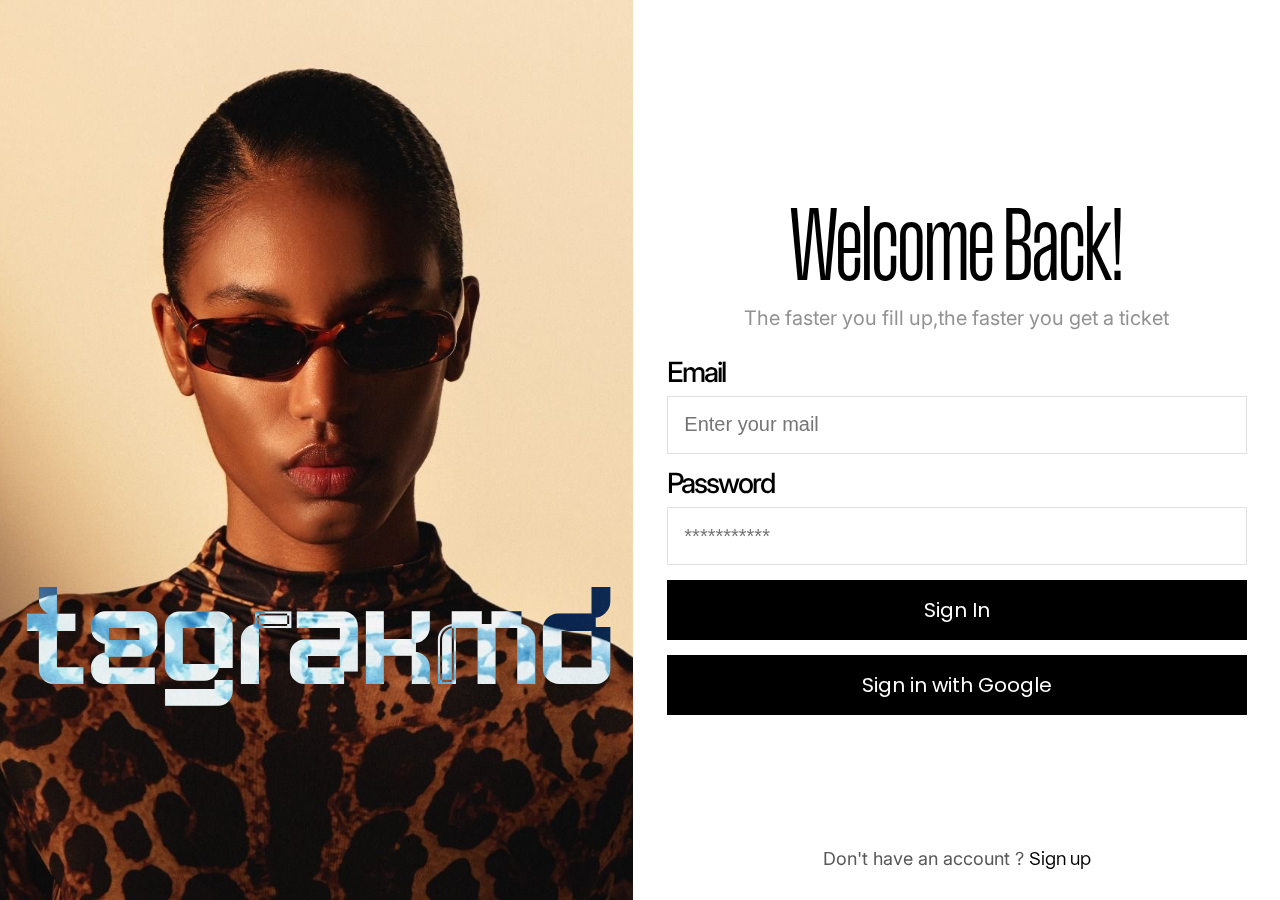
<file: index.html>
<!DOCTYPE html>
<html lang="en">
  <head>
    <meta charset="UTF-8" />
    <meta name="viewport" content="width=device-width, initial-scale=1.0" />
    <title>Formulaire</title>
    <!--  -->
    <link rel="stylesheet" href="./assets/css/main.css" />
  </head>
  <body>
    <!-- Container app-->
    <main class="app">
      <!-- Formulaire section -->
      <div class="formulaire">
        <!-- left party -->
        <div class="cover_form">
          <!-- logo and image container -->
          <div class="logo">tegrakmd</div>
        </div>
        <!-- right Party formulaire section or container-->
        <form action="">
          <!-- logo right party visible :: Mobile devise -->
          <h1 class="logo1">tegra</h1>
          <!-- header -->
          <div class="header_form">
            <!-- big title -->
            <h1>Welcome Back!</h1>
            <!-- some description -->
            <span>The faster you fill up,the faster you get a ticket</span>
          </div>
          <!-- labels and inputs party -->
          <div class="label_form">
            <!-- input Mail -->
            <div class="input_lab">
              <label for="">Email</label>
              <div class="input">
                <input
                  type="mail"
                  placeholder="Enter your mail"
                  class="connect-form" />
              </div>
            </div>
            <!-- input Password -->
            <div class="input_lab">
              <label for="">Password</label>
              <div class="input">
                <input
                  type="password"
                  placeholder="***********"
                  class="connect-form" />
              </div>
            </div>
            <!-- Sign Boutons -->
            <button>Sign In</button>
            <button>Sign in with Google</button>
          </div>
          <!-- Remenber Container link change direction{Sign in} -->
          <div class="remenber">
            <p>
              Don't have an account ? <a href="./src/inscript.html">Sign up</a>
            </p>
          </div>
        </form>
      </div>
    </main>
  </body>
</html>
</file>
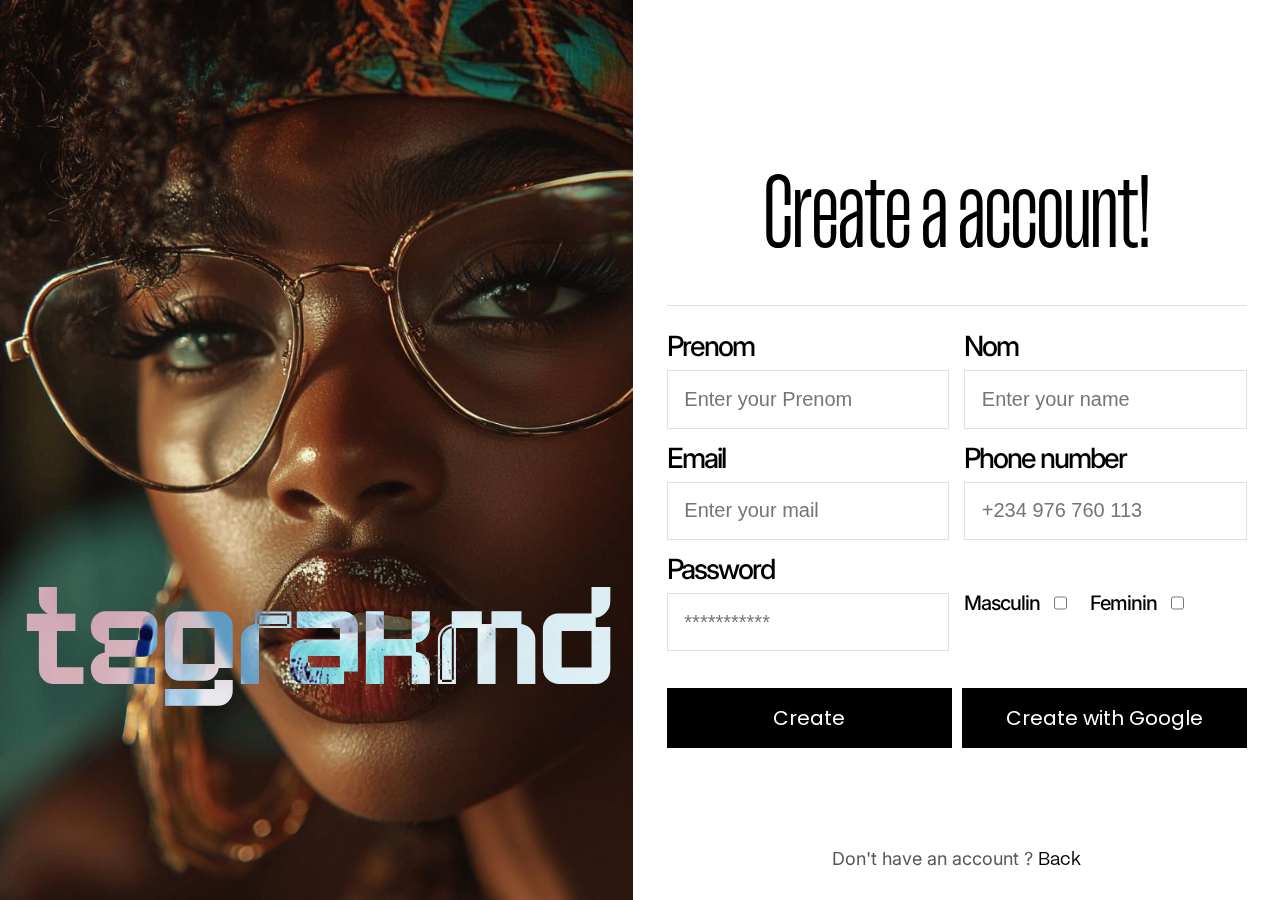
<file: src/inscript.html>
<!DOCTYPE html>
<html lang="en">
  <head>
    <meta charset="UTF-8" />
    <meta name="viewport" content="width=device-width, initial-scale=1.0" />
    <title>Inscription</title>
    <!--  -->
    <link rel="stylesheet" href="../assets/css/main.css" />
  </head>
  <body>
    <!--{SAME THINGS WITH A FIRST PAGE<Connexion>}  -->
    <main class="app">
      <div class="formulaire">
        <div class="cover_form insc">
          <div class="logo">tegrakmd</div>
        </div>
        <form action="" class="insc">
          <div class="header_form insc">
            <h1>Create a account!</h1>
          </div>
          <div class="label_form insc">
            <!-- input Prenon -->
            <div class="input_lab">
              <label for="">Prenom</label>
              <div class="input">
                <input
                  type="mail"
                  placeholder="Enter your Prenom"
                  class="connect-form" />
              </div>
            </div>
            <!-- input Nom -->
            <div class="input_lab">
              <label for="">Nom</label>
              <div class="input">
                <input
                  type="mail"
                  placeholder="Enter your name"
                  class="connect-form" />
              </div>
            </div>
            <!-- input Email -->
            <div class="input_lab">
              <label for="">Email</label>
              <div class="input">
                <input
                  type="mail"
                  placeholder="Enter your mail"
                  class="connect-form" />
              </div>
            </div>
            <!-- input Phone number -->
            <div class="input_lab">
              <label for="">Phone number</label>
              <div class="input">
                <input
                  type="number"
                  placeholder="+234 976 760 113"
                  class="connect-form" />
              </div>
            </div>
            <!-- Password -->
            <div class="input_lab">
              <label for="">Password</label>
              <div class="input">
                <input
                  type="password"
                  placeholder="***********"
                  class="connect-form" />
              </div>
            </div>
            <!-- Sex choices Container -->
            <div class="checkbox_box">
              <div class="checkbox">
                <label for="">Masculin</label>
                <input type="checkbox" />
              </div>
              <div class="checkbox">
                <label for="">Feminin</label>
                <input type="checkbox" />
              </div>
            </div>
          </div>
          <!-- Boutons container -->
          <div class="btns">
            <button>Create</button>
            <button>Create with Google</button>
          </div>
          <!--  -->
          <div class="remenber insc">
            <p>Don't have an account ? <a href="../index.html">Back</a></p>
          </div>
        </form>
      </div>
    </main>
  </body>
</html>
</file>
<file: assets/css/main.css>
@import url(./font.css);
@import url(./settings.css);
@import url(./style.css);
</file>
